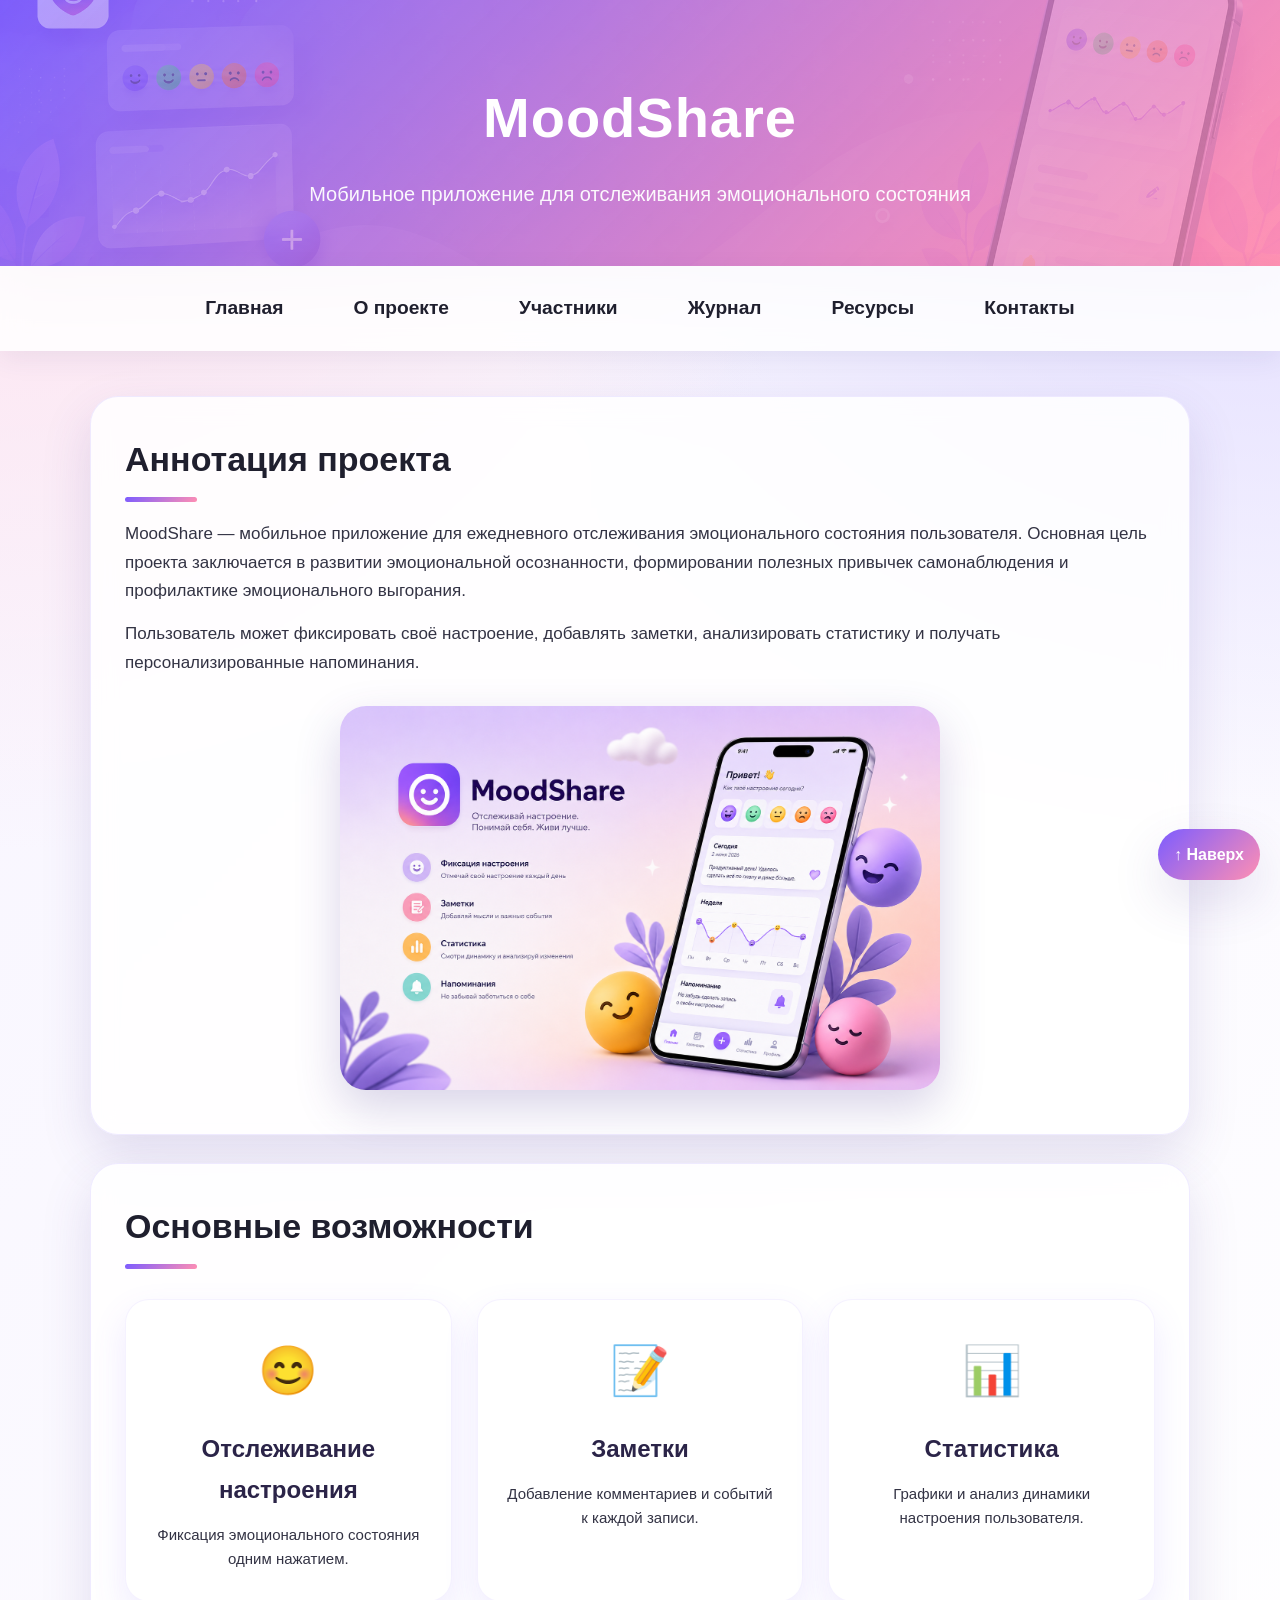
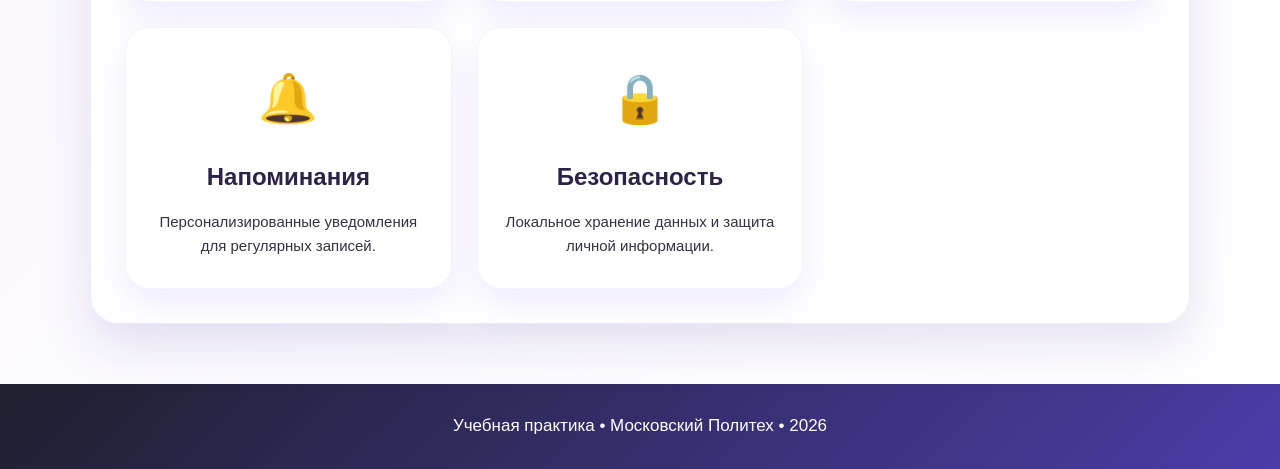
<file: site/index.html>
<!DOCTYPE html>

<html lang="ru">
<head>
    <meta charset="UTF-8">
    <meta name="viewport" content="width=device-width, initial-scale=1.0">
    <title>MoodShare</title>
    <link rel="stylesheet" href="css/style.css">
</head>
<body>

<header>
    <h1>MoodShare</h1>
    <p>Мобильное приложение для отслеживания эмоционального состояния</p>
</header>

<nav>
    <a href="index.html">Главная</a>
    <a href="about.html">О проекте</a>
    <a href="team.html">Участники</a>
    <a href="journal.html">Журнал</a>
    <a href="resources.html">Ресурсы</a>
    <a href="contact.html">Контакты</a>
</nav>

<main>
    <section>
        <h2>Аннотация проекта</h2>

    <p>
        MoodShare — мобильное приложение для ежедневного отслеживания эмоционального состояния пользователя.
        Основная цель проекта заключается в развитии эмоциональной осознанности, формировании полезных привычек
        самонаблюдения и профилактике эмоционального выгорания.
    </p>

    <p>
        Пользователь может фиксировать своё настроение, добавлять заметки,
        анализировать статистику и получать персонализированные напоминания.
    </p>

    <img src="images/moodshare.png" alt="MoodShare" width="600">

</section>

<section>
    <h2>Основные возможности</h2>

    <div class="features">

        <div class="feature-card">
            <div class="feature-icon">😊</div>
            <h3>Отслеживание настроения</h3>
            <p>Фиксация эмоционального состояния одним нажатием.</p>
        </div>

        <div class="feature-card">
            <div class="feature-icon">📝</div>
            <h3>Заметки</h3>
            <p>Добавление комментариев и событий к каждой записи.</p>
        </div>

        <div class="feature-card">
            <div class="feature-icon">📊</div>
            <h3>Статистика</h3>
            <p>Графики и анализ динамики настроения пользователя.</p>
        </div>

        <div class="feature-card">
            <div class="feature-icon">🔔</div>
            <h3>Напоминания</h3>
            <p>Персонализированные уведомления для регулярных записей.</p>
        </div>

        <div class="feature-card">
            <div class="feature-icon">🔒</div>
            <h3>Безопасность</h3>
            <p>Локальное хранение данных и защита личной информации.</p>
        </div>

    </div>
</section>

</main>

<footer>
    <p>Учебная практика • Московский Политех • 2026</p>
</footer>
<a href="#" class="back-to-top">↑ Наверх</a>
</body>
</html>
</file>
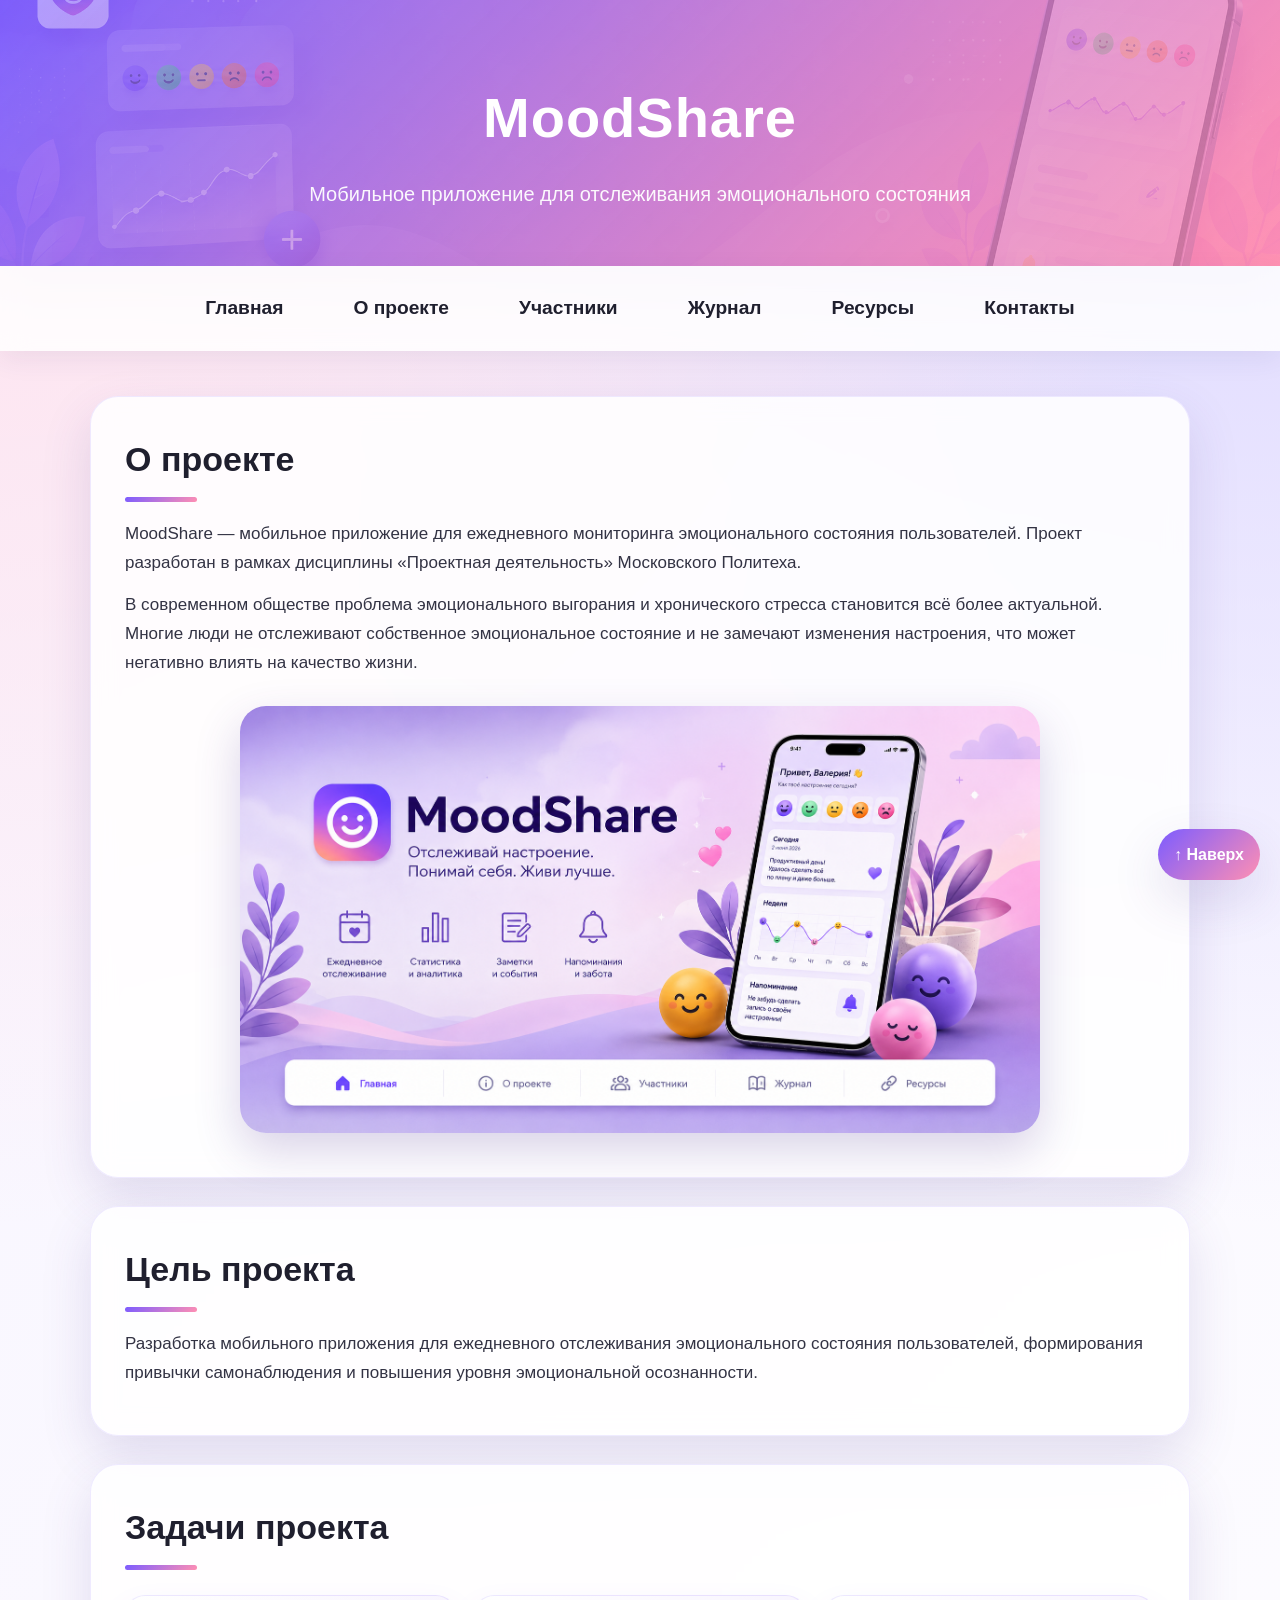
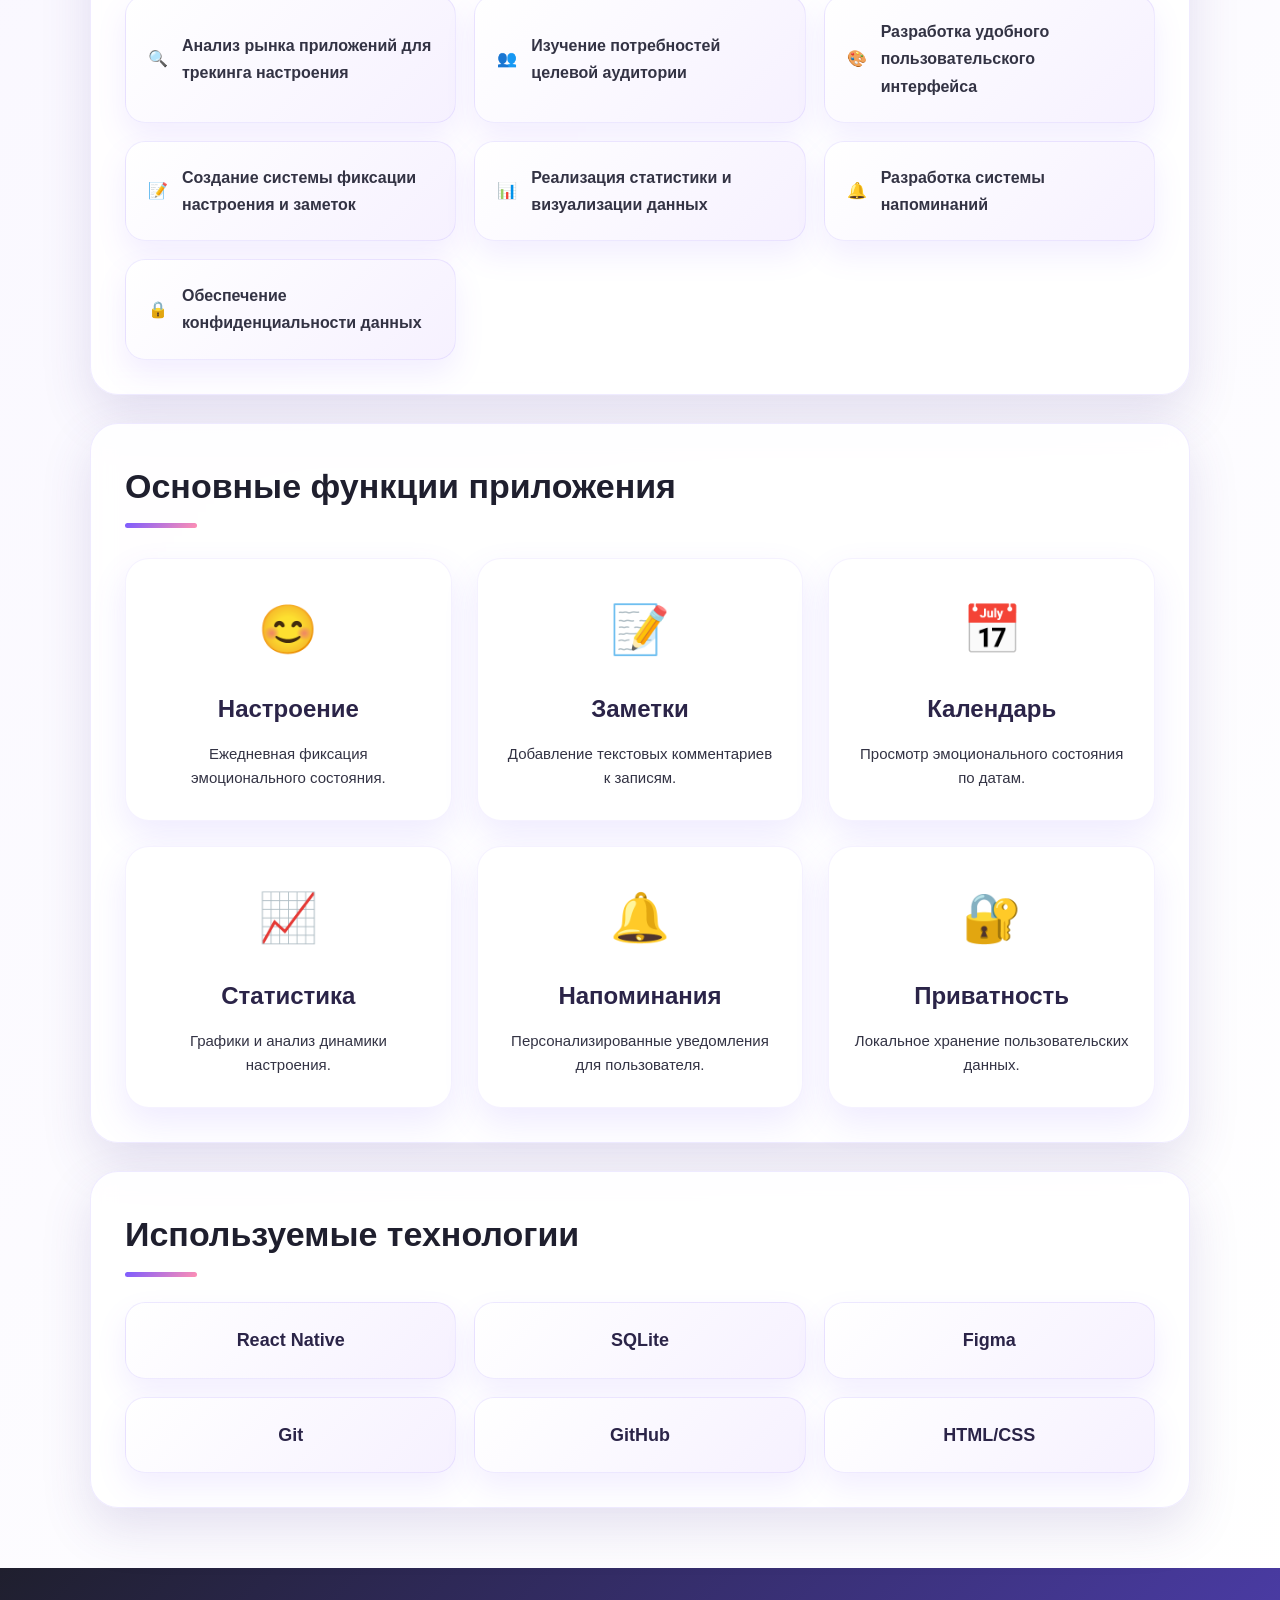
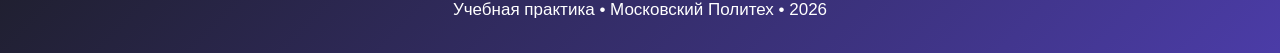
<file: site/about.html>
<!DOCTYPE html>

<html lang="ru">
<head>
    <meta charset="UTF-8">
    <meta name="viewport" content="width=device-width, initial-scale=1.0">
    <title>О проекте | MoodShare</title>
    <link rel="stylesheet" href="css/style.css">
</head>
<body>

<header>
    <h1>MoodShare</h1>
    <p>Мобильное приложение для отслеживания эмоционального состояния</p>
</header>

<nav>
    <a href="index.html">Главная</a>
    <a href="about.html">О проекте</a>
    <a href="team.html">Участники</a>
    <a href="journal.html">Журнал</a>
    <a href="resources.html">Ресурсы</a>
    <a href="contact.html">Контакты</a>
</nav>
    
<main>

<section>
    <h2>О проекте</h2>

<p>
    MoodShare — мобильное приложение для ежедневного мониторинга эмоционального
    состояния пользователей. Проект разработан в рамках дисциплины
    «Проектная деятельность» Московского Политеха.
</p>

<p>
    В современном обществе проблема эмоционального выгорания и хронического
    стресса становится всё более актуальной. Многие люди не отслеживают
    собственное эмоциональное состояние и не замечают изменения настроения,
    что может негативно влиять на качество жизни.
</p>

<img src="images/moodshare2.png" alt="MoodShare" width="800">

</section>

<section>
    <h2>Цель проекта</h2>

<p>
    Разработка мобильного приложения для ежедневного отслеживания эмоционального
    состояния пользователей, формирования привычки самонаблюдения и повышения
    уровня эмоциональной осознанности.
</p>

</section>

<section>
    <h2>Задачи проекта</h2>

    <div class="task-grid">
        <div class="task-card">🔍 <span>Анализ рынка приложений для трекинга настроения</span></div>
        <div class="task-card">👥 <span>Изучение потребностей целевой аудитории</span></div>
        <div class="task-card">🎨 <span>Разработка удобного пользовательского интерфейса</span></div>
        <div class="task-card">📝 <span>Создание системы фиксации настроения и заметок</span></div>
        <div class="task-card">📊 <span>Реализация статистики и визуализации данных</span></div>
        <div class="task-card">🔔 <span>Разработка системы напоминаний</span></div>
        <div class="task-card">🔒 <span>Обеспечение конфиденциальности данных</span></div>
    </div>
</section>

<section>
    <h2>Основные функции приложения</h2>

    <div class="features">
        <div class="feature-card">
            <div class="feature-icon">😊</div>
            <h3>Настроение</h3>
            <p>Ежедневная фиксация эмоционального состояния.</p>
        </div>

        <div class="feature-card">
            <div class="feature-icon">📝</div>
            <h3>Заметки</h3>
            <p>Добавление текстовых комментариев к записям.</p>
        </div>

        <div class="feature-card">
            <div class="feature-icon">📅</div>
            <h3>Календарь</h3>
            <p>Просмотр эмоционального состояния по датам.</p>
        </div>

        <div class="feature-card">
            <div class="feature-icon">📈</div>
            <h3>Статистика</h3>
            <p>Графики и анализ динамики настроения.</p>
        </div>

        <div class="feature-card">
            <div class="feature-icon">🔔</div>
            <h3>Напоминания</h3>
            <p>Персонализированные уведомления для пользователя.</p>
        </div>

        <div class="feature-card">
            <div class="feature-icon">🔐</div>
            <h3>Приватность</h3>
            <p>Локальное хранение пользовательских данных.</p>
        </div>
    </div>
</section>

<section>
    <h2>Используемые технологии</h2>

    <div class="tech-grid">
        <div class="tech-card">React Native</div>
        <div class="tech-card">SQLite</div>
        <div class="tech-card">Figma</div>
        <div class="tech-card">Git</div>
        <div class="tech-card">GitHub</div>
        <div class="tech-card">HTML/CSS</div>
    </div>
</section>

</main>

<footer>
    <p>Учебная практика • Московский Политех • 2026</p>
</footer>
    <a href="#" class="back-to-top">↑ Наверх</a>
</body>
</html>
</file>
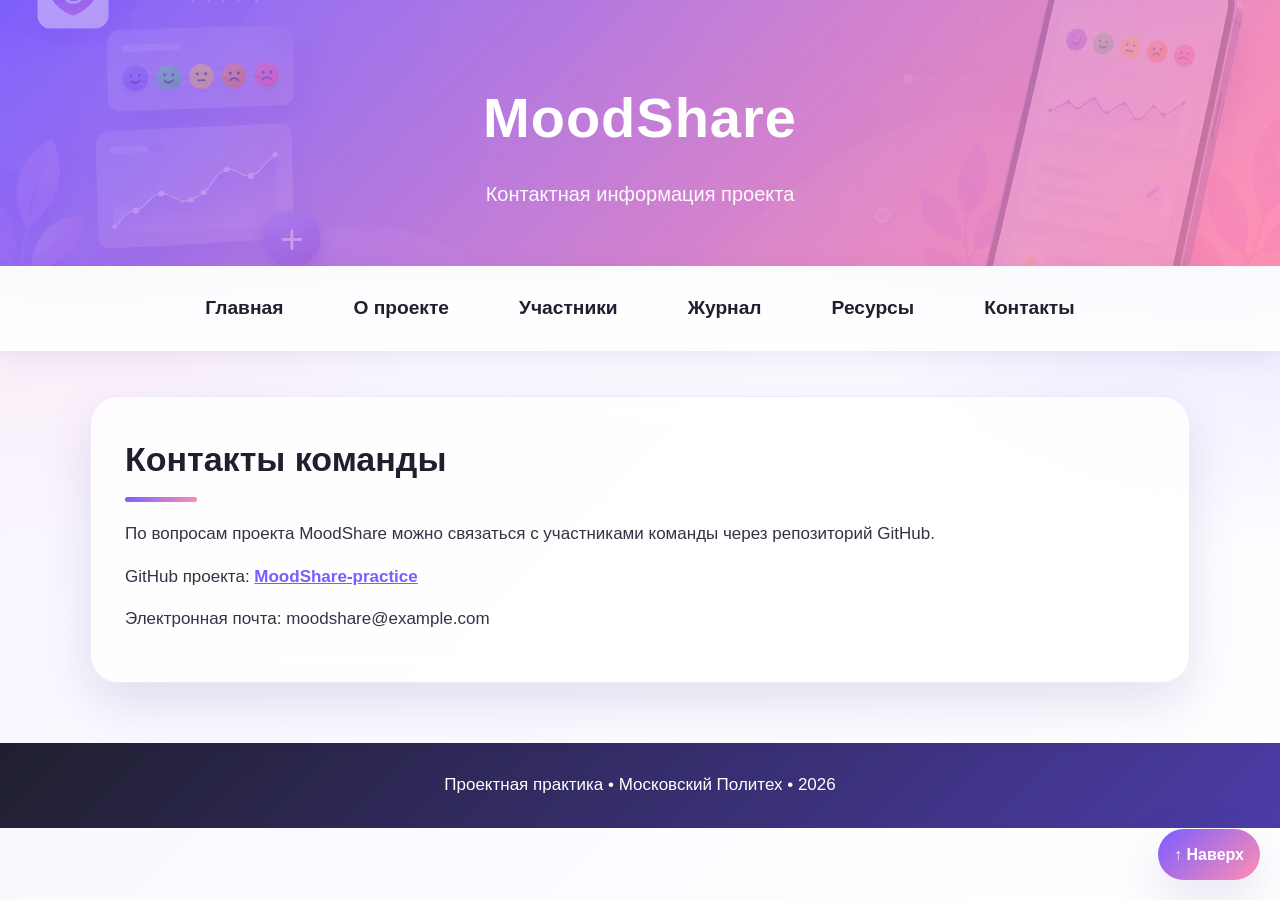
<file: site/contact.html>
<!DOCTYPE html>
<html lang="ru">
<head>
    <meta charset="UTF-8">
    <meta name="viewport" content="width=device-width, initial-scale=1.0">
    <title>Контакты | MoodShare</title>
    <link rel="stylesheet" href="css/style.css">
</head>
<body>

<header>
    <h1>MoodShare</h1>
    <p>Контактная информация проекта</p>
</header>

<nav>
    <a href="index.html">Главная</a>
    <a href="about.html">О проекте</a>
    <a href="team.html">Участники</a>
    <a href="journal.html">Журнал</a>
    <a href="resources.html">Ресурсы</a>
    <a href="contact.html">Контакты</a>
</nav>

<main>
    <section>
        <h2>Контакты команды</h2>

        <p>
            По вопросам проекта MoodShare можно связаться с участниками команды
            через репозиторий GitHub.
        </p>

        <p>
            GitHub проекта:
            <a href="https://github.com/mmt08/MoodShare-practice" target="_blank">
                MoodShare-practice
            </a>
        </p>

        <p>
            Электронная почта: moodshare@example.com
        </p>
    </section>
</main>

<footer>
    <p>Проектная практика • Московский Политех • 2026</p>
</footer>
    <a href="#" class="back-to-top">↑ Наверх</a>
</body>
</html>
</file>
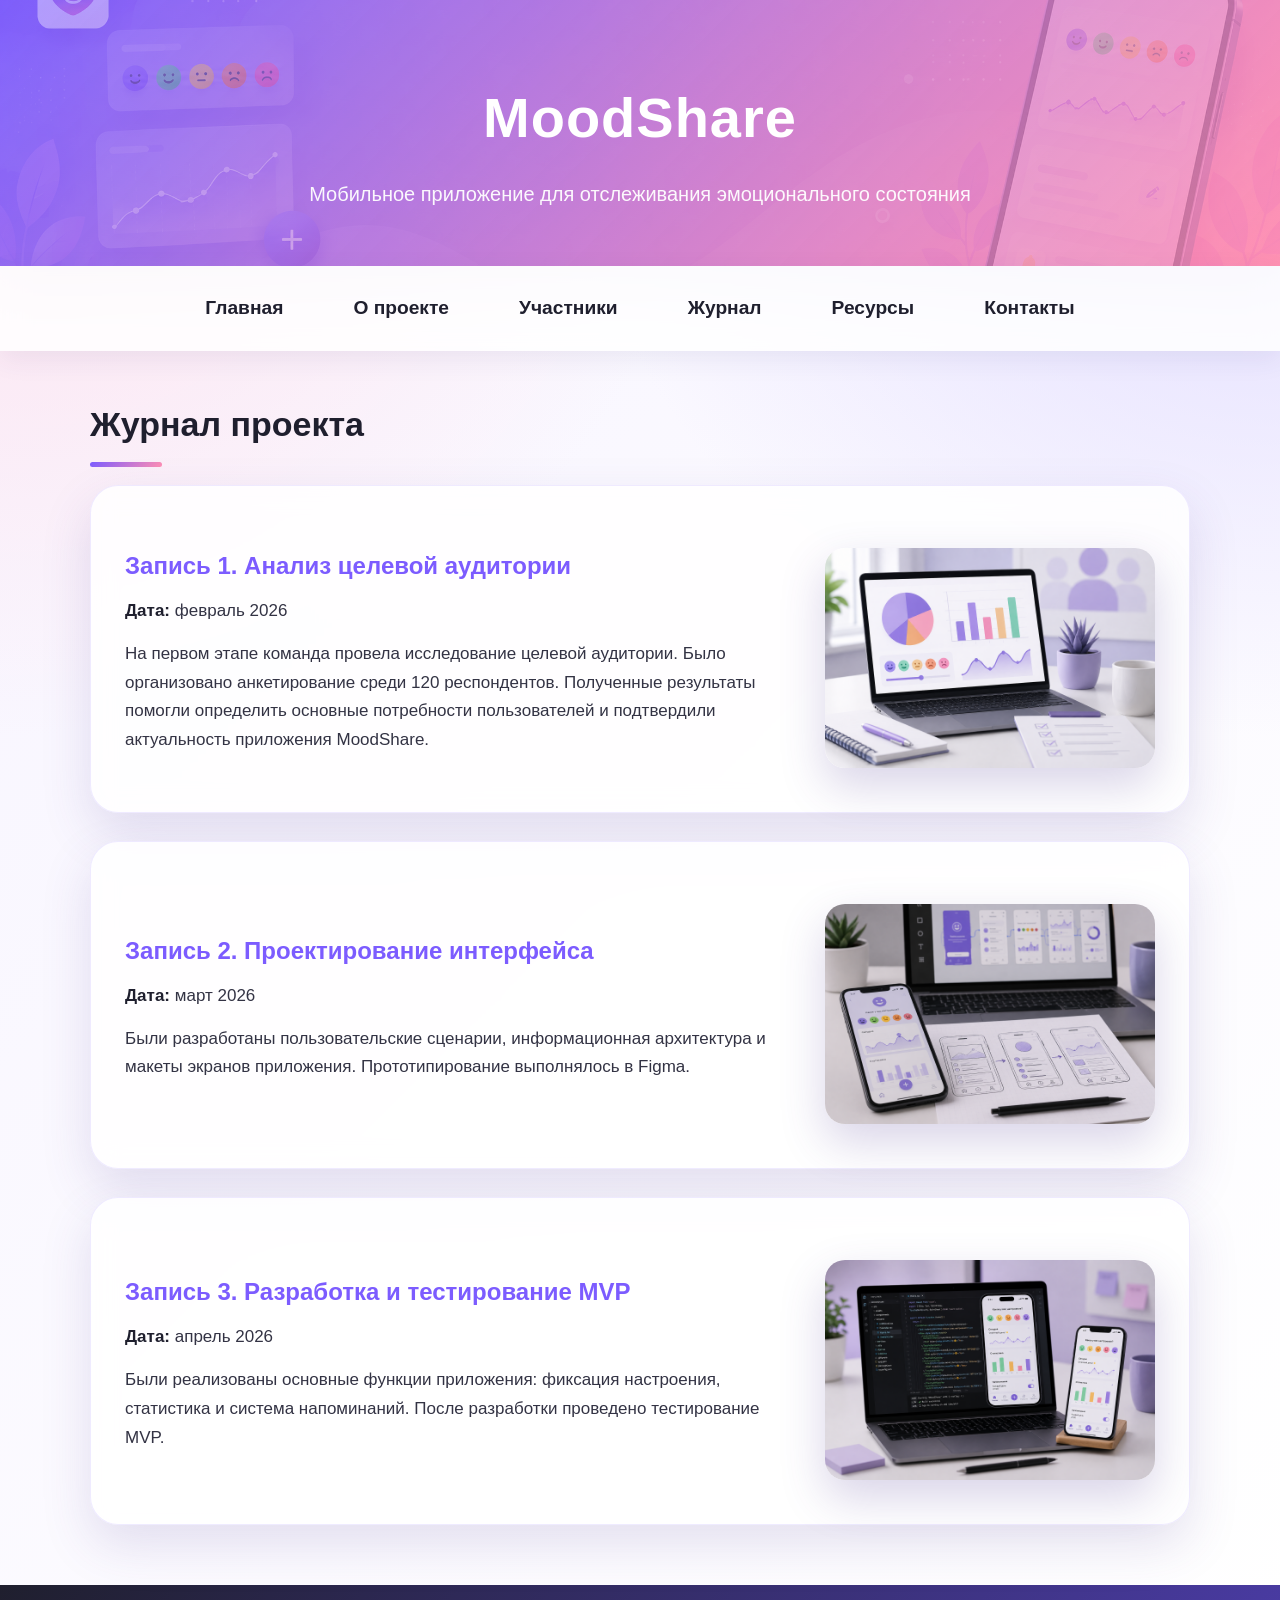
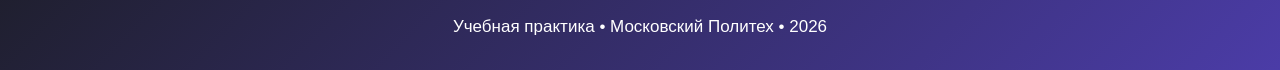
<file: site/journal.html>
<!DOCTYPE html>
<html lang="ru">
<head>
    <meta charset="UTF-8">
    <meta name="viewport" content="width=device-width, initial-scale=1.0">
    <title>Журнал | MoodShare</title>
    <link rel="stylesheet" href="css/style.css">
</head>
<body>

<header>
    <h1>MoodShare</h1>
    <p>Мобильное приложение для отслеживания эмоционального состояния</p>
</header>

<nav>
    <a href="index.html">Главная</a>
    <a href="about.html">О проекте</a>
    <a href="team.html">Участники</a>
    <a href="journal.html">Журнал</a>
    <a href="resources.html">Ресурсы</a>
    <a href="contact.html">Контакты</a>
</nav>

<main>

<h2>Журнал проекта</h2>

<article class="journal-card">

    <div class="journal-text">
        <h3>Запись 1. Анализ целевой аудитории</h3>

        <p><strong>Дата:</strong> февраль 2026</p>

        <p>
            На первом этапе команда провела исследование целевой аудитории.
            Было организовано анкетирование среди 120 респондентов.
            Полученные результаты помогли определить основные потребности пользователей
            и подтвердили актуальность приложения MoodShare.
        </p>
    </div>

    <div class="journal-image">
        <img src="images/research.png" alt="Исследование">
    </div>

</article>

<article class="journal-card">

    <div class="journal-text">
        <h3>Запись 2. Проектирование интерфейса</h3>

        <p><strong>Дата:</strong> март 2026</p>

        <p>
            Были разработаны пользовательские сценарии,
            информационная архитектура и макеты экранов приложения.
            Прототипирование выполнялось в Figma.
        </p>
    </div>

    <div class="journal-image">
        <img src="images/design.png" alt="Дизайн">
    </div>

</article>

<article class="journal-card">

    <div class="journal-text">
        <h3>Запись 3. Разработка и тестирование MVP</h3>

        <p><strong>Дата:</strong> апрель 2026</p>

        <p>
            Были реализованы основные функции приложения:
            фиксация настроения, статистика и система напоминаний.
            После разработки проведено тестирование MVP.
        </p>
    </div>

    <div class="journal-image">
        <img src="images/mvp.png" alt="MVP">
    </div>

</article>

</main>

<footer>
    <p>Учебная практика • Московский Политех • 2026</p>
</footer>

</body>
</html>
</file>
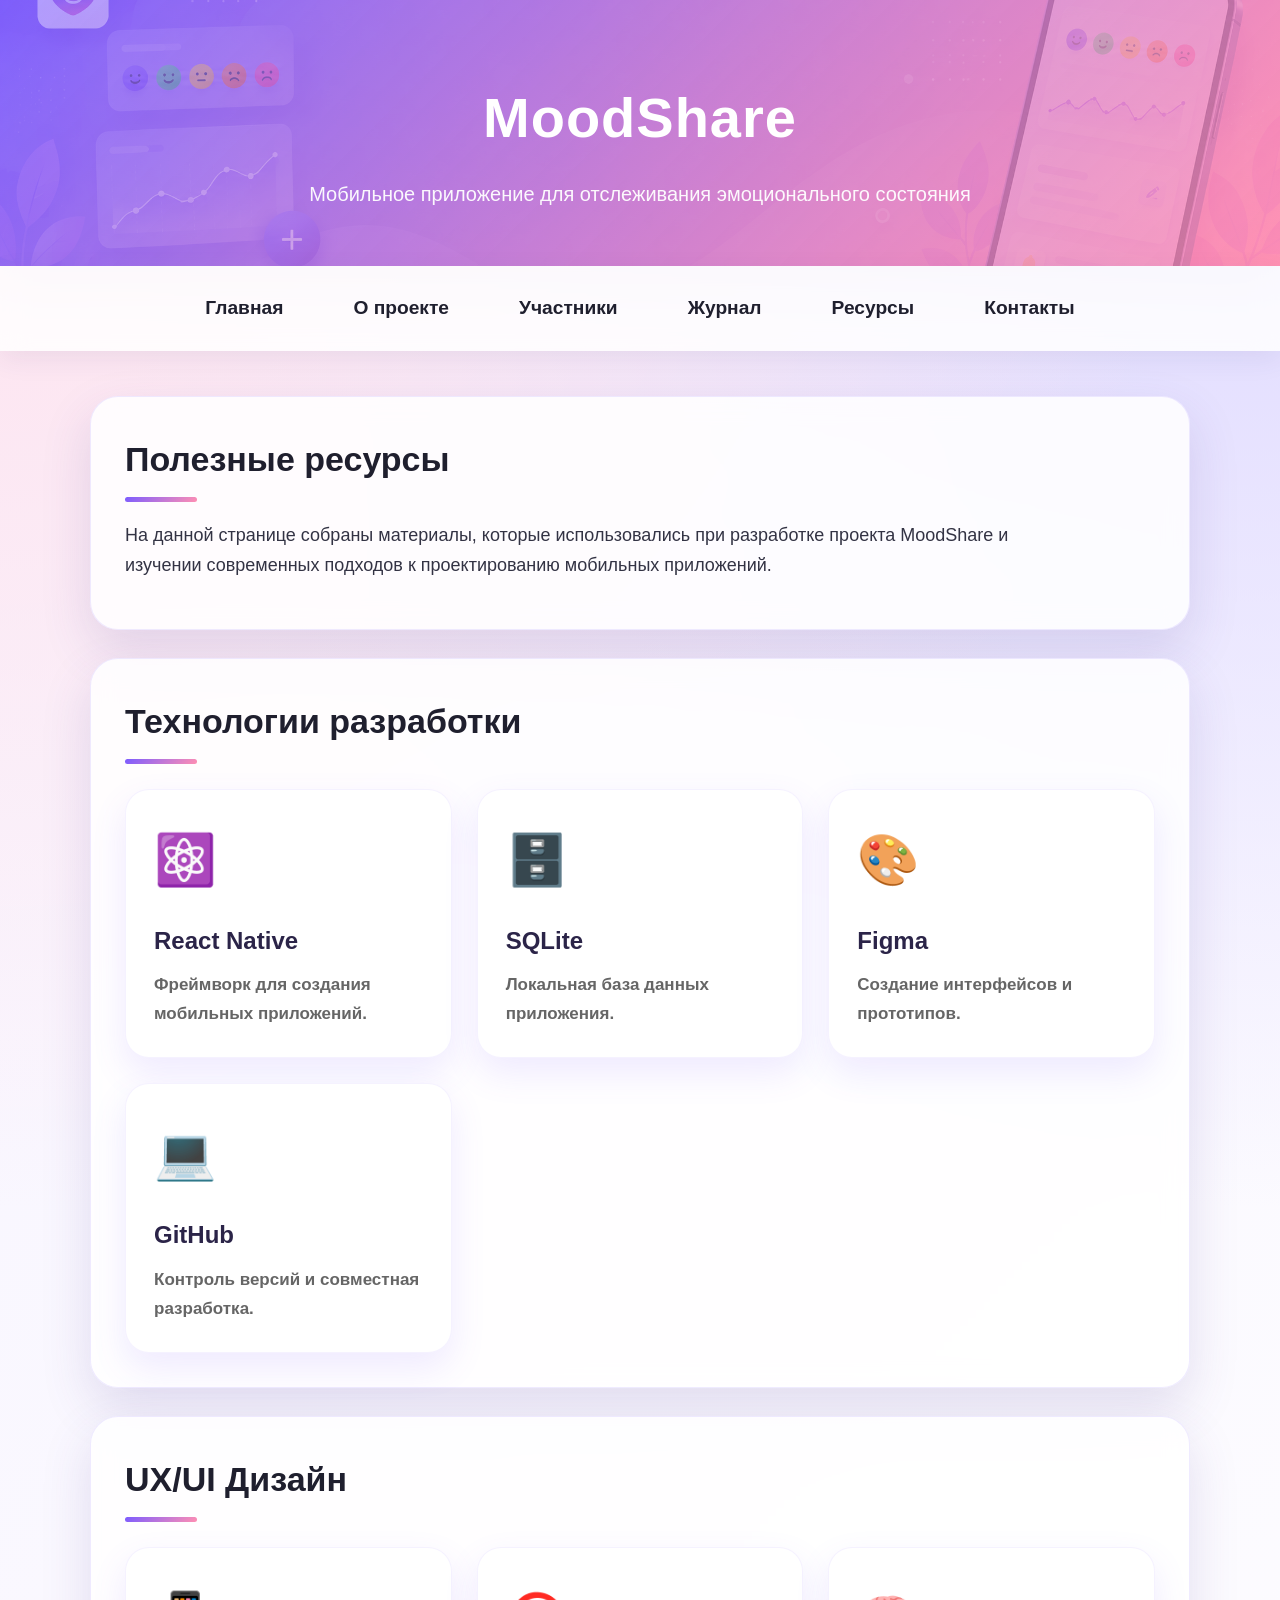
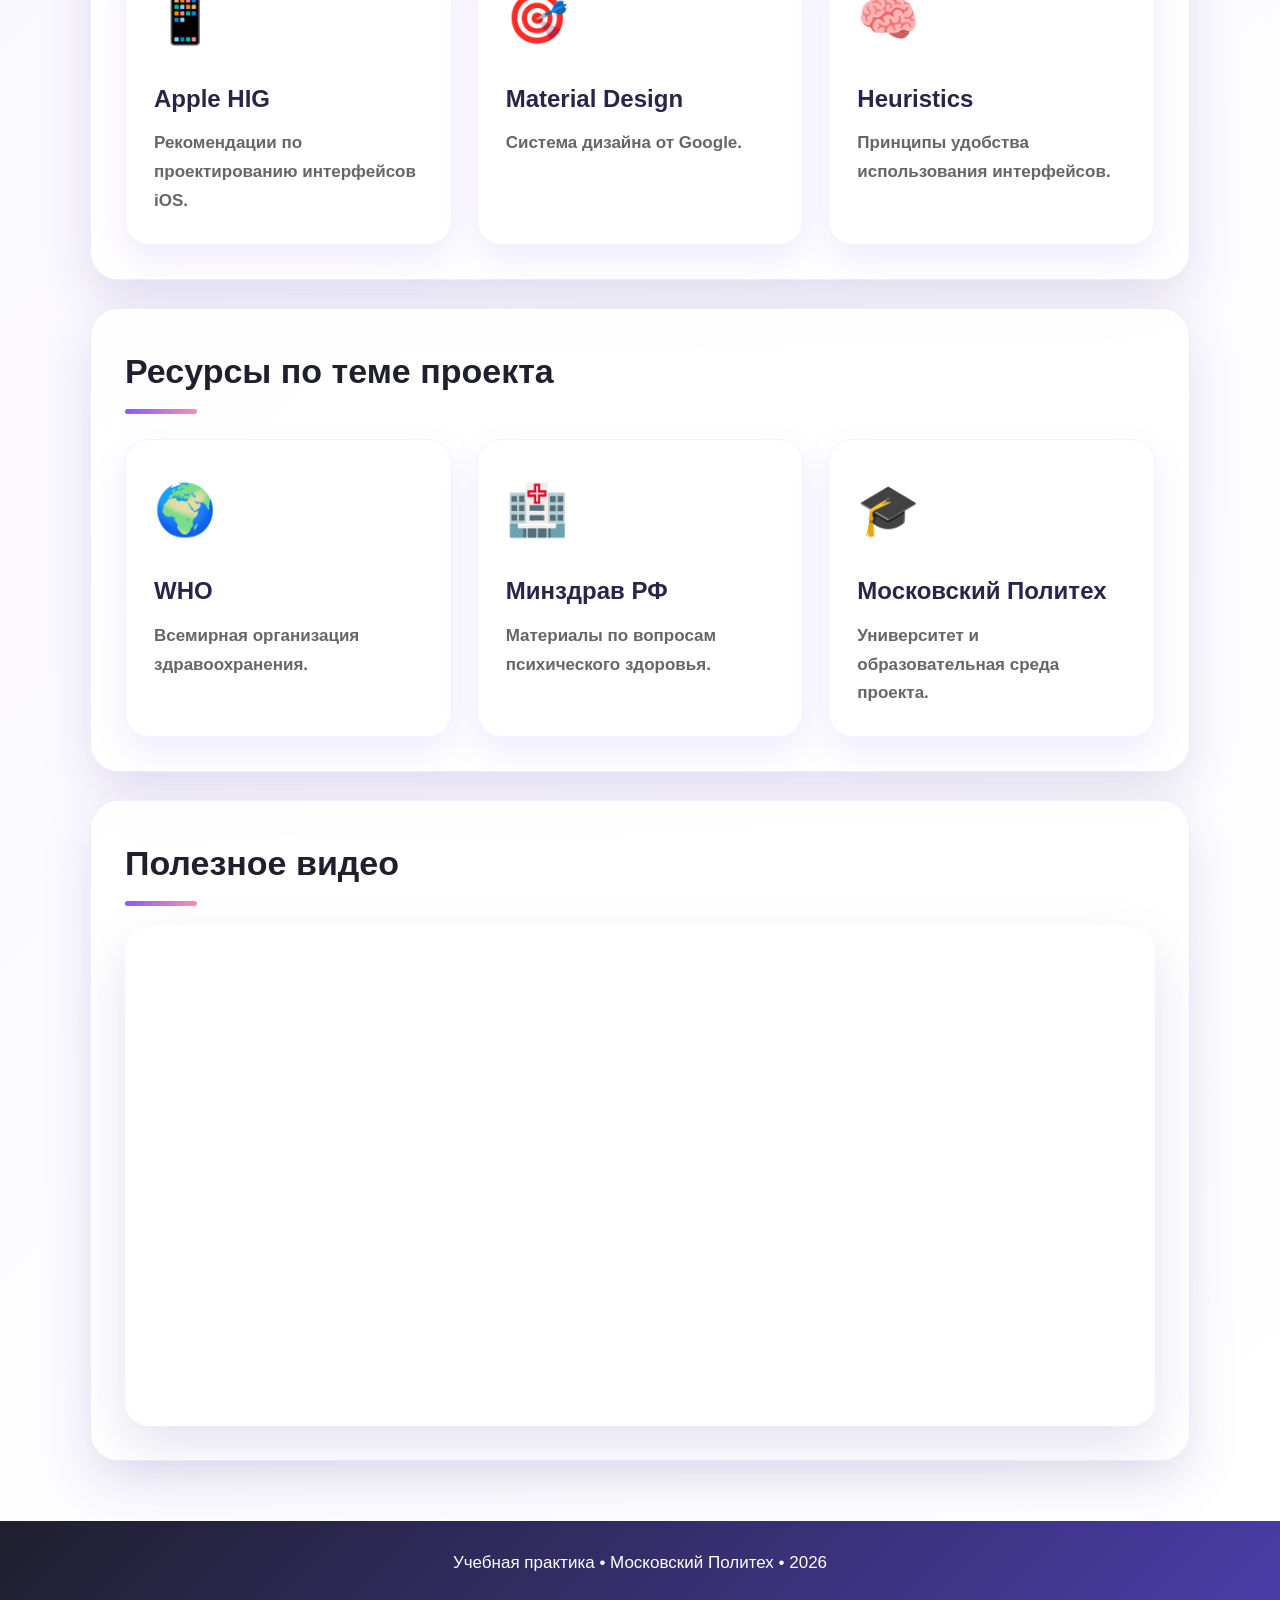
<file: site/resources.html>
<!DOCTYPE html>

<html lang="ru">
<head>
    <meta charset="UTF-8">
    <meta name="viewport" content="width=device-width, initial-scale=1.0">
    <title>Ресурсы | MoodShare</title>
    <link rel="stylesheet" href="css/style.css">
</head>
<body>

<header>
    <h1>MoodShare</h1>
    <p>Мобильное приложение для отслеживания эмоционального состояния</p>
</header>

<nav>
    <a href="index.html">Главная</a>
    <a href="about.html">О проекте</a>
    <a href="team.html">Участники</a>
    <a href="journal.html">Журнал</a>
    <a href="resources.html">Ресурсы</a>
    <a href="contact.html">Контакты</a>
</nav>

<main>

<section>
    <h2>Полезные ресурсы</h2>

    <p class="intro-text">
        На данной странице собраны материалы, которые использовались
        при разработке проекта MoodShare и изучении современных подходов
        к проектированию мобильных приложений.
    </p>
</section>

<section>
    <h2>Технологии разработки</h2>

    <div class="resource-grid">

        <a class="resource-card" href="https://reactnative.dev/" target="_blank">
            <div class="resource-icon">⚛️</div>
            <h3>React Native</h3>
            <p>Фреймворк для создания мобильных приложений.</p>
        </a>

        <a class="resource-card" href="https://www.sqlite.org/" target="_blank">
            <div class="resource-icon">🗄️</div>
            <h3>SQLite</h3>
            <p>Локальная база данных приложения.</p>
        </a>

        <a class="resource-card" href="https://www.figma.com/" target="_blank">
            <div class="resource-icon">🎨</div>
            <h3>Figma</h3>
            <p>Создание интерфейсов и прототипов.</p>
        </a>

        <a class="resource-card" href="https://github.com/" target="_blank">
            <div class="resource-icon">💻</div>
            <h3>GitHub</h3>
            <p>Контроль версий и совместная разработка.</p>
        </a>

    </div>

</section>

<section>
    <h2>UX/UI Дизайн</h2>

    <div class="resource-grid">

        <a class="resource-card" href="https://developer.apple.com/design/human-interface-guidelines/" target="_blank">
            <div class="resource-icon">📱</div>
            <h3>Apple HIG</h3>
            <p>Рекомендации по проектированию интерфейсов iOS.</p>
        </a>

        <a class="resource-card" href="https://m3.material.io/" target="_blank">
            <div class="resource-icon">🎯</div>
            <h3>Material Design</h3>
            <p>Система дизайна от Google.</p>
        </a>

        <a class="resource-card" href="https://www.nngroup.com/articles/ten-usability-heuristics/" target="_blank">
            <div class="resource-icon">🧠</div>
            <h3>Heuristics</h3>
            <p>Принципы удобства использования интерфейсов.</p>
        </a>

    </div>

</section>

<section>
    <h2>Ресурсы по теме проекта</h2>

    <div class="resource-grid">

        <a class="resource-card" href="https://www.who.int/" target="_blank">
            <div class="resource-icon">🌍</div>
            <h3>WHO</h3>
            <p>Всемирная организация здравоохранения.</p>
        </a>

        <a class="resource-card" href="https://minzdrav.gov.ru/" target="_blank">
            <div class="resource-icon">🏥</div>
            <h3>Минздрав РФ</h3>
            <p>Материалы по вопросам психического здоровья.</p>
        </a>

        <a class="resource-card" href="https://mospolytech.ru/" target="_blank">
            <div class="resource-icon">🎓</div>
            <h3>Московский Политех</h3>
            <p>Университет и образовательная среда проекта.</p>
        </a>

    </div>

</section>

<section>

    <h2>Полезное видео</h2>

    <div class="video-container">

        <iframe src="https://vkvideo.ru/video_ext.php?oid=-10429260&id=456240078&hash=74eec1462f050e86&hd=3" width="1280" height="720" allow="autoplay; encrypted-media; fullscreen; picture-in-picture; screen-wake-lock;" frameborder="0" allowfullscreen></iframe>

    </div>

</section>

</main>

<footer>
    <p>Учебная практика • Московский Политех • 2026</p>
</footer>

</body>
</html>
</file>
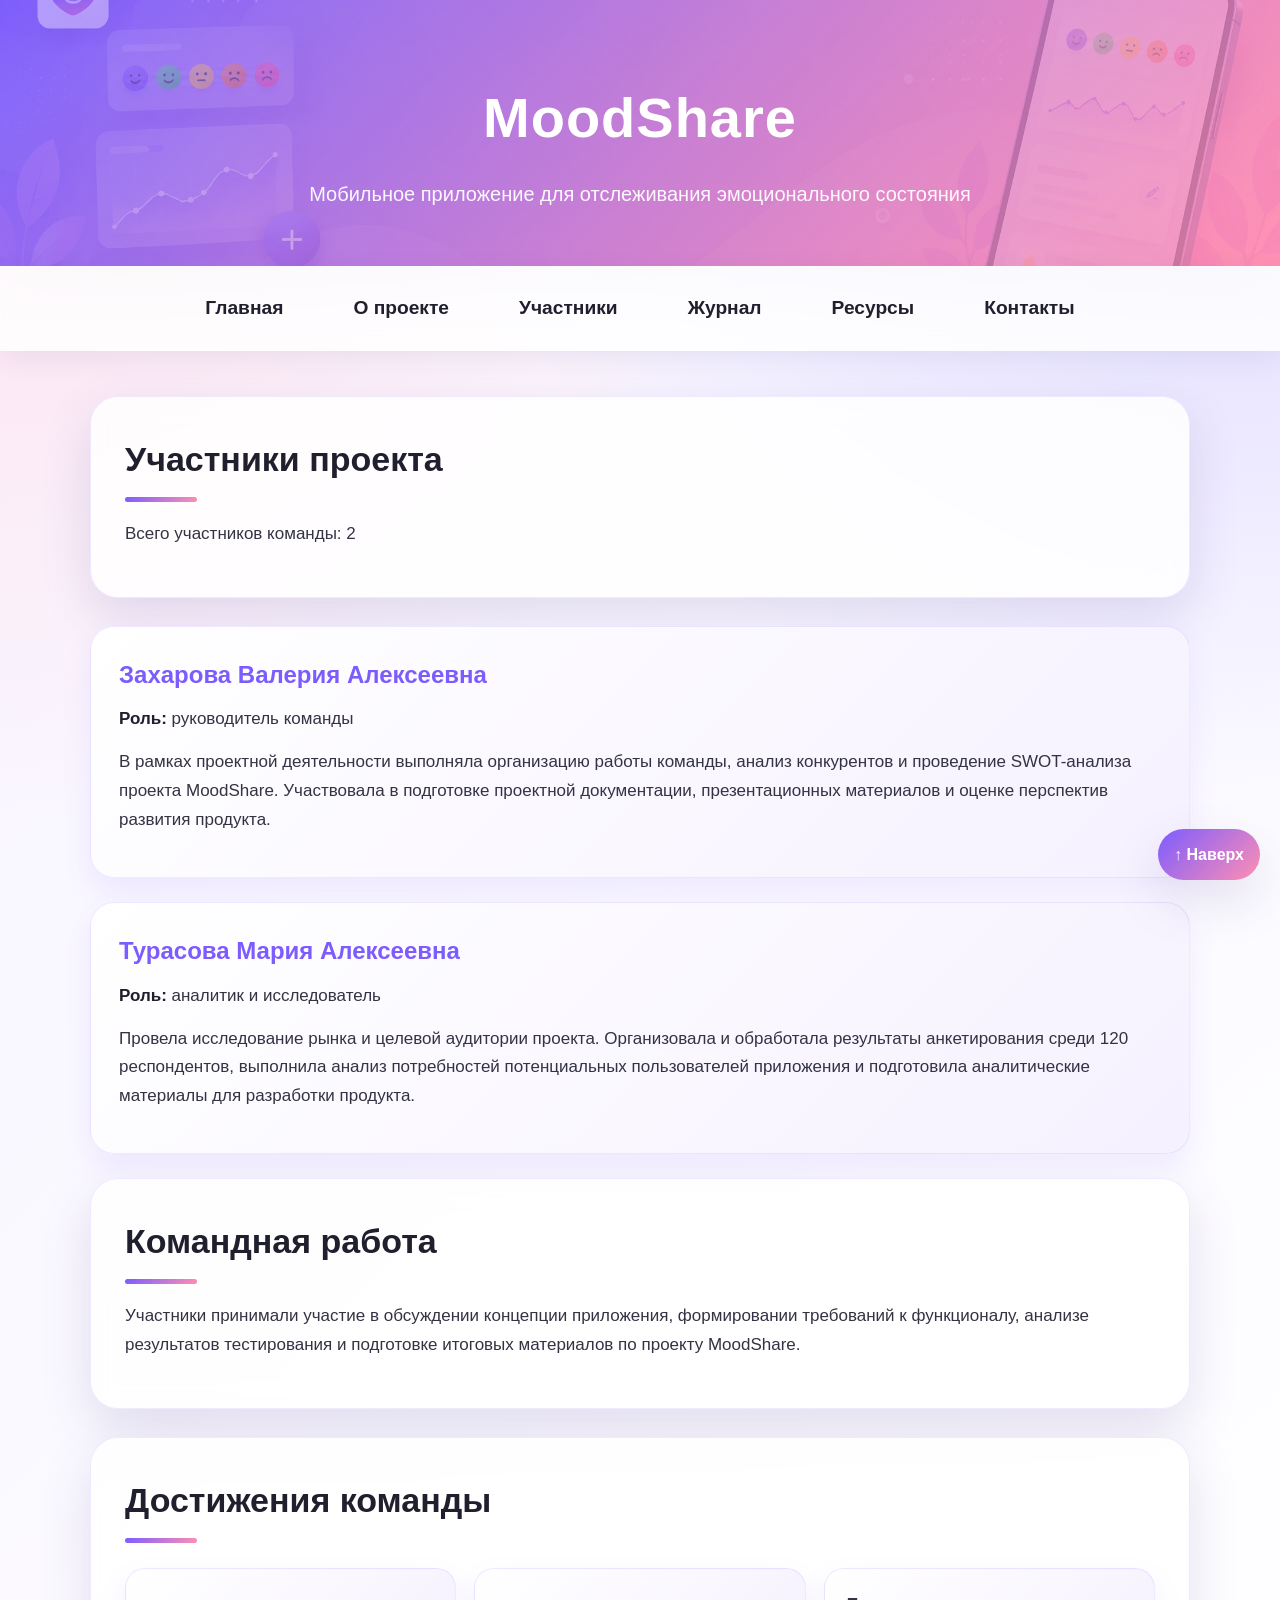
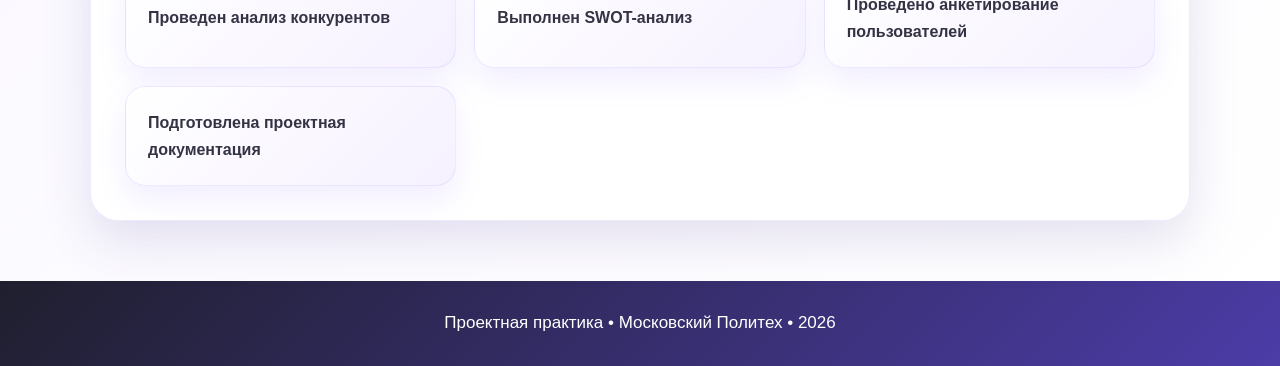
<file: site/team.html>
<!DOCTYPE html>

<html lang="ru">
<head>
    <meta charset="UTF-8">
    <meta name="viewport" content="width=device-width, initial-scale=1.0">
    <title>Участники | MoodShare</title>
    <link rel="stylesheet" href="css/style.css">
</head>
<body>

<header>
    <h1>MoodShare</h1>
    <p>Мобильное приложение для отслеживания эмоционального состояния</p>
</header>

<nav>
    <a href="index.html">Главная</a>
    <a href="about.html">О проекте</a>
    <a href="team.html">Участники</a>
    <a href="journal.html">Журнал</a>
    <a href="resources.html">Ресурсы</a>
    <a href="contact.html">Контакты</a>
</nav>

<main>

<section>
    <h2>Участники проекта</h2>
    <p>Всего участников команды: 2</p>
</section>

<section class="team-card">
    <h3>Захарова Валерия Алексеевна</h3>

    <p><strong>Роль:</strong> руководитель команды</p>

    <p>
        В рамках проектной деятельности выполняла организацию работы команды,
        анализ конкурентов и проведение SWOT-анализа проекта MoodShare.
        Участвовала в подготовке проектной документации, презентационных материалов
        и оценке перспектив развития продукта.
    </p>
</section>
    
<section class="team-card">
    <h3>Турасова Мария Алексеевна</h3>

    <p><strong>Роль:</strong> аналитик и исследователь</p>

    <p>
        Провела исследование рынка и целевой аудитории проекта.
        Организовала и обработала результаты анкетирования среди 120 респондентов,
        выполнила анализ потребностей потенциальных пользователей приложения
        и подготовила аналитические материалы для разработки продукта.
    </p>
</section>

<section>
    <h2>Командная работа</h2>

<p>
    Участники принимали участие в обсуждении концепции приложения,
    формировании требований к функционалу, анализе результатов тестирования
    и подготовке итоговых материалов по проекту MoodShare.
</p>

</section>
    
    <section>
    <h2>Достижения команды</h2>

    <div class="task-grid">
        <div class="task-card">Проведен анализ конкурентов</div>
        <div class="task-card">Выполнен SWOT-анализ</div>
        <div class="task-card">Проведено анкетирование пользователей</div>
        <div class="task-card">Подготовлена проектная документация</div>
    </div>
</section>

</main>

<footer>
    <p>Проектная практика • Московский Политех • 2026</p>
</footer>
    
    <a href="#" class="back-to-top">↑ Наверх</a>
</body>
</html>
</file>
<file: site/css/style.css>
html {
    scroll-behavior: smooth;
}
* {
    margin: 0;
    padding: 0;
    box-sizing: border-box;
}

:root {
    --main: #7c5cff;
    --accent: #ff8fb3;
    --dark: #1f1f2e;
    --text: #333344;
    --muted: #6f6f85;
    --bg: #f7f4ff;
    --card: rgba(255, 255, 255, 0.85);
    --shadow: 0 20px 50px rgba(80, 60, 150, 0.15);
}

body {
    font-family: "Segoe UI", Arial, sans-serif;
    background:
        radial-gradient(circle at top left, #ffe0ec 0, transparent 35%),
        radial-gradient(circle at top right, #dcd6ff 0, transparent 35%),
        linear-gradient(135deg, #f7f4ff, #ffffff);
    color: var(--text);
    min-height: 100vh;
    line-height: 1.7;
}

header {
    padding: 70px 20px 55px;
    text-align: center;
    color: white;
    background:
        linear-gradient(135deg, rgba(124, 92, 255, 0.6), rgba(255, 143, 179, 0.8)),
        url("../images/moodshare3.png") center/cover;
    box-shadow: var(--shadow);
}

header h1 {
    font-size: 56px;
    letter-spacing: 1px;
    margin-bottom: 12px;
}

header p {
    font-size: 20px;
    max-width: 760px;
    margin: 0 auto;
    opacity: 0.95;
}

nav {
    position: sticky;
    top: 0;
    z-index: 10;
    display: flex;
    justify-content: center;
    gap: 14px;
    flex-wrap: wrap;
    padding: 16px 20px;
    background: rgba(255, 255, 255, 0.85);
    backdrop-filter: blur(14px);
    box-shadow: 0 8px 25px rgba(60, 50, 120, 0.08);
}

nav a {
    text-decoration: none;
    color: var(--dark);
    font-weight: 600;
    padding: 10px 28px;
    border-radius: 999px;
    transition: 0.25s;
    font-size: larger;
}

nav a:hover {
    color: white;
    background: linear-gradient(135deg, var(--main), var(--accent));
    transform: translateY(-2px);
}

main {
    width: min(1100px, 92%);
    margin: 45px auto;
}

section,
article {
    background: var(--card);
    backdrop-filter: blur(12px);
    border: 1px solid rgba(124, 92, 255, 0.12);
    border-radius: 28px;
    padding: 34px;
    margin-bottom: 28px;
    box-shadow: var(--shadow);
    transition: 0.25s;
}

section:hover,
article:hover {
    transform: translateY(-4px);
    box-shadow: 0 26px 60px rgba(80, 60, 150, 0.2);
}

h2 {
    font-size: 34px;
    color: var(--dark);
    margin-bottom: 18px;
    position: relative;
}

h2::after {
    content: "";
    display: block;
    width: 72px;
    height: 5px;
    margin-top: 8px;
    border-radius: 10px;
    background: linear-gradient(135deg, var(--main), var(--accent));
}

h3 {
    color: var(--main);
    font-size: 24px;
    margin: 18px 0 10px;
}

p {
    margin-bottom: 14px;
    font-size: 17px;
}

ul {
    margin-left: 22px;
    margin-top: 10px;
}

li {
    margin-bottom: 10px;
    font-size: 17px;
}

a {
    color: var(--main);
    font-weight: 600;
}

a:hover {
    color: var(--accent);
}

img {
    display: block;
    max-width: 100%;
    margin: 28px auto 10px;
    border-radius: 26px;
    box-shadow: 0 18px 45px rgba(80, 60, 150, 0.22);
}

iframe {
    display: block;
    max-width: 100%;
    margin-top: 20px;
    border: none;
    border-radius: 24px;
    box-shadow: var(--shadow);
}

footer {
    margin-top: 60px;
    padding: 28px 20px;
    text-align: center;
    color: white;
    background: linear-gradient(135deg, var(--dark), #4b3ca7);
}

footer p {
    margin: 0;
}

strong {
    color: var(--dark);
}

.journal-card {
    display: flex;
    align-items: center;
    justify-content: space-between;
    gap: 40px;
}

.journal-text {
    flex: 2;
}

.journal-image {
    flex: 1;
}

.journal-image img {
    width: 100%;
    max-width: 350px;
    height: 220px;
    object-fit: cover;
    border-radius: 20px;
}

@media (max-width: 900px) {
    .journal-card {
        flex-direction: column;
    }

    .journal-image img {
        max-width: 100%;
    }
}


.features {
    display: grid;
    grid-template-columns: repeat(auto-fit, minmax(240px, 1fr));
    gap: 25px;
    margin-top: 30px;
}

.feature-card {
    background: white;
    border-radius: 24px;
    padding: 30px 25px;
    text-align: center;
    box-shadow: 0 15px 35px rgba(124, 92, 255, 0.12);
    transition: 0.3s;
    border: 1px solid rgba(124, 92, 255, 0.08);
}

.feature-card:hover {
    transform: translateY(-8px);
    box-shadow: 0 20px 50px rgba(124, 92, 255, 0.2);
}

.feature-icon {
    font-size: 48px;
    margin-bottom: 15px;
}

.feature-card h3 {
    margin-bottom: 12px;
    color: #2b2448;
}

.feature-card p {
    margin: 0;
    font-size: 15px;
    line-height: 1.6;
}

.task-grid,
.tech-grid {
    display: grid;
    grid-template-columns: repeat(auto-fit, minmax(260px, 1fr));
    gap: 18px;
    margin-top: 25px;
}

.task-card,
.tech-card {
    background: linear-gradient(135deg, #ffffff, #f6f1ff);
    border: 1px solid rgba(124, 92, 255, 0.12);
    border-radius: 20px;
    padding: 22px;
    font-weight: 600;
    box-shadow: 0 14px 30px rgba(124, 92, 255, 0.1);
    transition: 0.3s;
}

.task-card {
    display: flex;
    align-items: center;
    gap: 14px;
}

.task-card:hover,
.tech-card:hover {
    transform: translateY(-6px);
    box-shadow: 0 20px 45px rgba(124, 92, 255, 0.18);
}

.tech-card {
    text-align: center;
    color: #2b2448;
    font-size: 18px;
}


.intro-text {
    font-size: 18px;
    max-width: 900px;
}

.resource-grid {
    display: grid;
    grid-template-columns: repeat(auto-fit, minmax(260px, 1fr));
    gap: 25px;
    margin-top: 25px;
}

.resource-card {
    display: block;
    text-decoration: none;
    color: inherit;
    background: white;
    padding: 28px;
    border-radius: 24px;
    box-shadow: 0 15px 35px rgba(124,92,255,.12);
    transition: .3s;
    border: 1px solid rgba(124,92,255,.08);
}

.resource-card:hover {
    transform: translateY(-8px);
    box-shadow: 0 25px 55px rgba(124,92,255,.18);
}

.resource-icon {
    font-size: 50px;
    margin-bottom: 15px;
}

.resource-card h3 {
    margin-bottom: 10px;
    color: #2b2448;
}

.resource-card p {
    margin: 0;
    color: #666;
}

.video-container {
    margin-top: 20px;
}

.video-container iframe {
    width: 100%;
    height: 500px;
    border-radius: 24px;
}




@media (max-width: 768px) {
    header h1 {
        font-size: 42px;
    }

    header p {
        font-size: 17px;
    }

    nav {
        gap: 8px;
    }

    nav a {
        padding: 9px 13px;
        font-size: 14px;
    }

    section,
    article {
        padding: 24px;
        border-radius: 22px;
    }

    h2 {
        font-size: 28px;
    }
}

.team-card {
    background: linear-gradient(135deg, #ffffff, #f6f1ff);
    border: 1px solid rgba(124, 92, 255, 0.12);
    border-radius: 24px;
    padding: 28px;
    margin-bottom: 24px;
    box-shadow: 0 14px 30px rgba(124, 92, 255, 0.1);
    transition: 0.3s;
}

.team-card:hover {
    transform: translateY(-6px);
    box-shadow: 0 20px 45px rgba(124, 92, 255, 0.18);
}

.team-card h3 {
    margin-top: 0;
    color: var(--main);
}

.back-to-top {
    position: fixed;
    right: 20px;
    bottom: 20px;
    text-decoration: none;
    background: linear-gradient(135deg, var(--main), var(--accent));
    color: white;
    padding: 12px 16px;
    border-radius: 50px;
    box-shadow: var(--shadow);
    transition: 0.3s;
}

.back-to-top:hover {
    transform: translateY(-3px);
}
</file>
